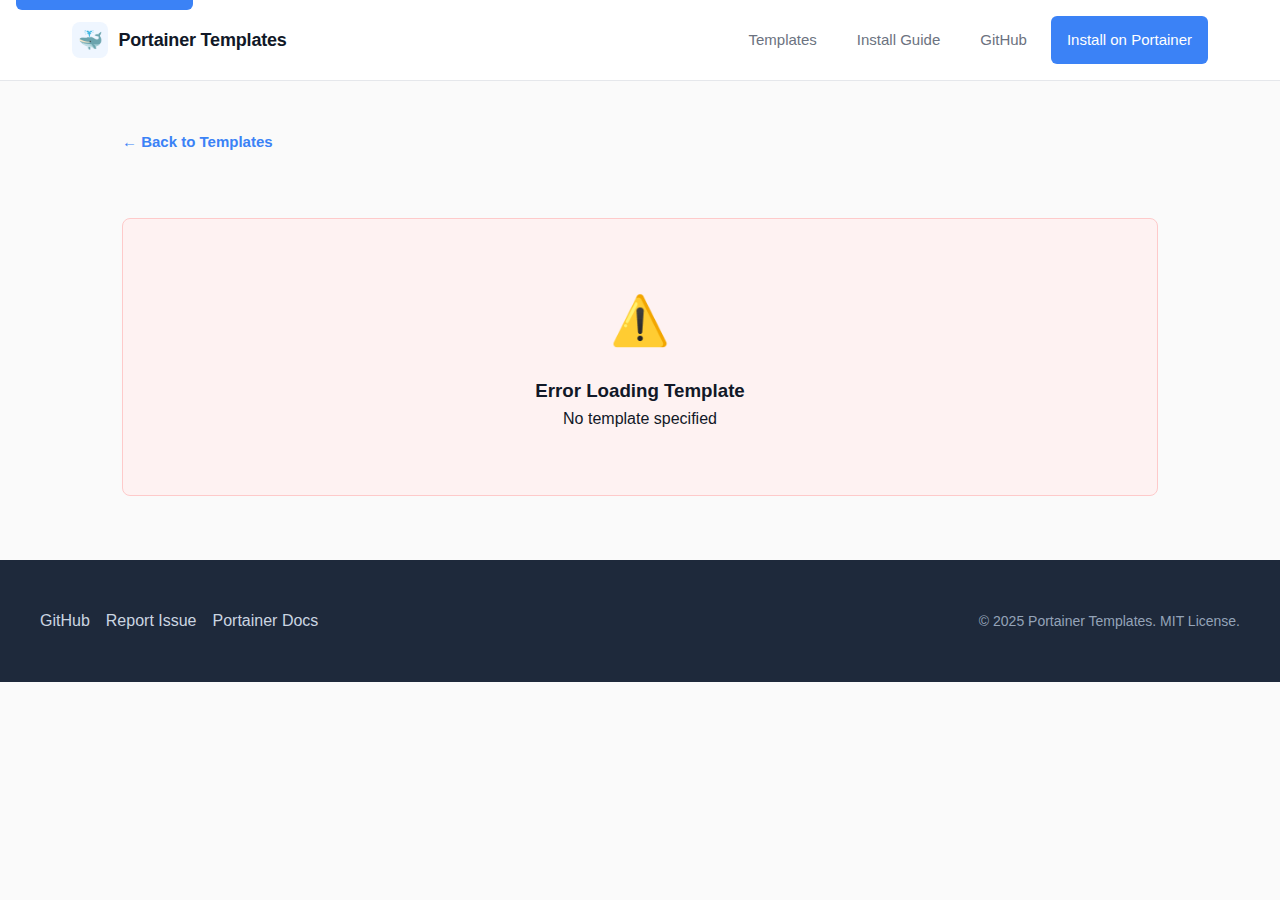
<file: template.html>
<!DOCTYPE html>
<html lang="en">
<head>
    <meta charset="UTF-8">
    <meta name="viewport" content="width=device-width, initial-scale=1.0">
    <meta name="description" content="Template details - Portainer Templates">
    <meta name="theme-color" content="#2563eb">
    <title>Template Details - Portainer Templates</title>
    <link rel="icon" href="data:image/svg+xml,<svg xmlns='http://www.w3.org/2000/svg' viewBox='0 0 100 100'><text y='.9em' font-size='90'>🐳</text></svg>">
    <link rel="stylesheet" href="css/styles.css">
</head>
<body>
    <a href="#main-content" class="skip-link">Skip to main content</a>

    <!-- Header -->
    <header class="header" role="banner">
        <div class="header-content">
            <a href="index.html" class="logo" aria-label="Portainer Templates Home">
                <span class="logo-icon">🐳</span>
                <span>Portainer Templates</span>
            </a>
            <nav class="nav-links" role="navigation" aria-label="Primary">
                <a href="index.html" class="nav-link">Templates</a>
                <a href="usage.html" class="nav-link">Install Guide</a>
                <a href="https://github.com/rexdivakar/portainer_templates" class="nav-link" target="_blank" rel="noopener">
                    GitHub
                </a>
                <a href="usage.html" class="nav-link primary">Install on Portainer</a>
            </nav>
        </div>
    </header>

    <!-- Main Content -->
    <main id="main-content" class="detail-container">
        <div id="template-content">
            <div class="loading-state">
                <div class="spinner"></div>
                <p>Loading template details...</p>
            </div>
        </div>
    </main>

    <!-- Footer -->
    <footer class="footer" role="contentinfo">
        <div class="footer-content">
            <div class="footer-links">
                <a href="https://github.com/rexdivakar/portainer_templates" target="_blank" rel="noopener">GitHub</a>
                <a href="https://github.com/rexdivakar/portainer_templates/issues" target="_blank" rel="noopener">Report Issue</a>
                <a href="https://docs.portainer.io/" target="_blank" rel="noopener">Portainer Docs</a>
            </div>
            <p class="footer-copy">&copy; 2025 Portainer Templates. MIT License.</p>
        </div>
    </footer>

    <script src="js/template-detail.js"></script>
</body>
</html>
</file>
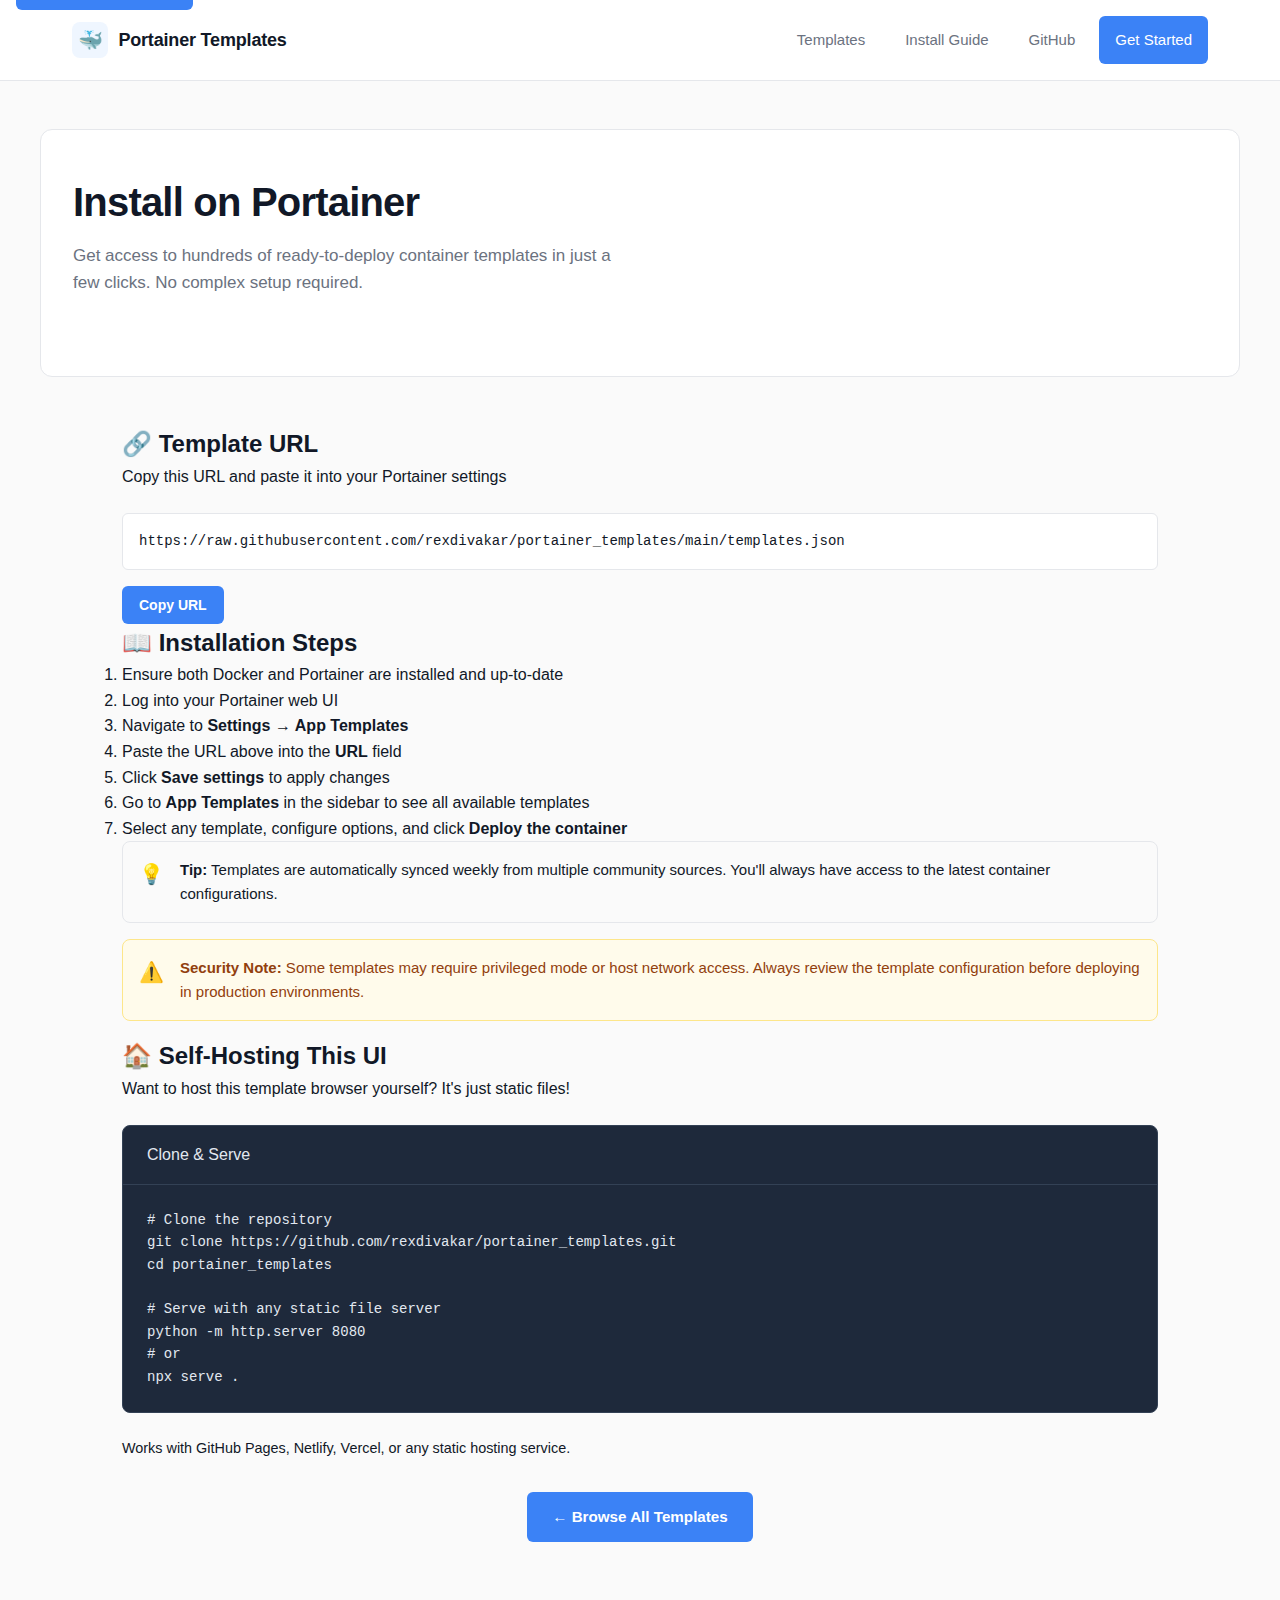
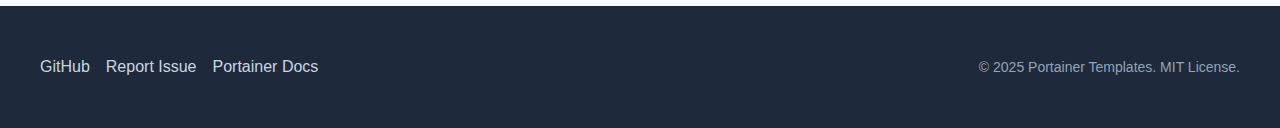
<file: usage.html>
<!DOCTYPE html>
<html lang="en">
<head>
    <meta charset="UTF-8">
    <meta name="viewport" content="width=device-width, initial-scale=1.0">
    <meta name="description" content="How to install Portainer Templates on your Portainer instance">
    <meta name="theme-color" content="#3b82f6">
    <title>Install Guide - Portainer Templates</title>
    <link rel="icon" href="data:image/svg+xml,<svg xmlns='http://www.w3.org/2000/svg' viewBox='0 0 100 100'><text y='.9em' font-size='90'>🐳</text></svg>">
    <link rel="stylesheet" href="css/styles.css">
</head>
<body>
    <a href="#main-content" class="skip-link">Skip to main content</a>

    <header class="header" role="banner">
        <div class="header-content">
            <a href="index.html" class="logo" aria-label="Portainer Templates Home">
                <span class="logo-icon">🐳</span>
                <span>Portainer Templates</span>
            </a>
            <nav class="nav-links" role="navigation" aria-label="Primary">
                <a href="index.html" class="nav-link">Templates</a>
                <a href="usage.html" class="nav-link" aria-current="page">Install Guide</a>
                <a href="https://github.com/rexdivakar/portainer_templates" class="nav-link" target="_blank" rel="noopener">GitHub</a>
                <a href="usage.html" class="nav-link primary">Get Started</a>
            </nav>
        </div>
    </header>

    <section class="hero">
        <div class="hero-inner">
            <div class="hero-content">
                <h1>Install on Portainer</h1>
                <p>Get access to hundreds of ready-to-deploy container templates in just a few clicks. No complex setup required.</p>
            </div>
        </div>
    </section>

    <main id="main-content" class="detail-container">
        <div class="section-card">
            <h2 class="section-title">🔗 Template URL</h2>
            <p style="color: var(--text-secondary); margin-bottom: var(--space-lg);">
                Copy this URL and paste it into your Portainer settings
            </p>
            <div class="template-url-row">
                <div class="url-display" id="template-url">https://raw.githubusercontent.com/rexdivakar/portainer_templates/main/templates.json</div>
                <button class="btn btn-primary" onclick="copyUrl()">Copy URL</button>
            </div>
        </div>

        <div class="section-card">
            <h2 class="section-title">📖 Installation Steps</h2>
            <ol class="install-steps">
                <li>Ensure both <a href="https://docs.docker.com/get-docker/" target="_blank">Docker</a> and <a href="https://docs.portainer.io/start/install" target="_blank">Portainer</a> are installed and up-to-date</li>
                <li>Log into your Portainer web UI</li>
                <li>Navigate to <strong>Settings → App Templates</strong></li>
                <li>Paste the URL above into the <strong>URL</strong> field</li>
                <li>Click <strong>Save settings</strong> to apply changes</li>
                <li>Go to <strong>App Templates</strong> in the sidebar to see all available templates</li>
                <li>Select any template, configure options, and click <strong>Deploy the container</strong></li>
            </ol>
        </div>

        <div class="note-box info">
            <span class="note-icon">💡</span>
            <div class="note-content">
                <strong>Tip:</strong> Templates are automatically synced weekly from multiple community sources. 
                You'll always have access to the latest container configurations.
            </div>
        </div>

        <div class="note-box warning">
            <span class="note-icon">⚠️</span>
            <div class="note-content">
                <strong>Security Note:</strong> Some templates may require privileged mode or host network access. 
                Always review the template configuration before deploying in production environments.
            </div>
        </div>

        <div class="section-card">
            <h2 class="section-title">🏠 Self-Hosting This UI</h2>
            <p style="color: var(--text-secondary); margin-bottom: var(--space-lg);">
                Want to host this template browser yourself? It's just static files!
            </p>
            <div class="code-block">
                <div class="code-header">
                    <span class="code-title">Clone & Serve</span>
                </div>
                <pre class="code-content"># Clone the repository
git clone https://github.com/rexdivakar/portainer_templates.git
cd portainer_templates

# Serve with any static file server
python -m http.server 8080
# or
npx serve .</pre>
            </div>
            <p style="color: var(--text-secondary); font-size: 0.9rem;">
                Works with GitHub Pages, Netlify, Vercel, or any static hosting service.
            </p>
        </div>

        <div style="text-align: center; margin-top: var(--space-xl);">
            <a href="index.html" class="btn btn-primary" style="font-size: 0.95rem; padding: 0.75rem 1.5rem;">
                ← Browse All Templates
            </a>
        </div>
    </main>

    <footer class="footer" role="contentinfo">
        <div class="footer-content">
            <div class="footer-links">
                <a href="https://github.com/rexdivakar/portainer_templates" target="_blank" rel="noopener">GitHub</a>
                <a href="https://github.com/rexdivakar/portainer_templates/issues" target="_blank" rel="noopener">Report Issue</a>
                <a href="https://docs.portainer.io/" target="_blank" rel="noopener">Portainer Docs</a>
            </div>
            <p class="footer-copy">© 2025 Portainer Templates. MIT License.</p>
        </div>
    </footer>

    <script>
        function copyUrl() {
            const url = document.getElementById('template-url').textContent;
            navigator.clipboard.writeText(url).then(() => {
                const btn = event.target;
                const original = btn.innerHTML;
                btn.innerHTML = '✓ Copied!';
                setTimeout(() => { btn.innerHTML = original; }, 2000);
            });
        }
    </script>
</body>
</html>
</file>
<file: css/styles.css>
/* --------------------------------------------------
   Portainer Templates UI - Modern Clean & Minimal
   GitHub Pages compatible - No build process required
   -------------------------------------------------- */

:root {
  /* Neutrals - Soft grays */
  --color-bg: #fafafa;
  --color-surface: #ffffff;
  --color-border: #e5e7eb;
  --color-border-hover: #d1d5db;

  /* Text - High contrast grays */
  --color-text-primary: #111827;
  --color-text-secondary: #6b7280;
  --color-text-tertiary: #9ca3af;

  /* Accent - Subtle blue (minimal usage) */
  --color-accent: #3b82f6;
  --color-accent-hover: #2563eb;
  --color-accent-light: #eff6ff;

  /* Semantic colors - Muted */
  --color-success: #059669;
  --color-warning: #d97706;
  --color-error: #dc2626;

  /* Spacing scale */
  --space-xs: 0.5rem;
  --space-sm: 0.75rem;
  --space-md: 1rem;
  --space-lg: 1.5rem;
  --space-xl: 2rem;
  --space-2xl: 3rem;
  --space-3xl: 4rem;

  /* Border radius - Softer */
  --radius-sm: 6px;
  --radius-md: 8px;
  --radius-lg: 12px;

  /* Shadows - Very subtle */
  --shadow-sm: 0 1px 2px 0 rgb(0 0 0 / 0.05);
  --shadow-md: 0 1px 3px 0 rgb(0 0 0 / 0.1);
  --shadow-hover: 0 4px 6px -1px rgb(0 0 0 / 0.1);

  /* Typography */
  --font-sans: -apple-system, BlinkMacSystemFont, 'Segoe UI', 'Roboto', 'Helvetica', 'Arial', sans-serif;
  --font-mono: 'SF Mono', Monaco, 'Cascadia Code', 'Courier New', monospace;

  /* Transitions */
  --transition-fast: 150ms ease-out;
  --transition-normal: 200ms ease-out;
}

/* Reset & Base Styles ------------------------------------------------ */

* {
  box-sizing: border-box;
  margin: 0;
  padding: 0;
}

html {
  scroll-behavior: smooth;
}

body {
  font-family: var(--font-sans);
  background: var(--color-bg);
  color: var(--color-text-primary);
  line-height: 1.6;
  font-size: 16px;
  min-height: 100vh;
  -webkit-font-smoothing: antialiased;
  -moz-osx-font-smoothing: grayscale;
}

img {
  max-width: 100%;
  display: block;
}

a {
  color: inherit;
  text-decoration: none;
}

button {
  font-family: inherit;
}

/* Focus Styles */
:focus-visible {
  outline: 2px solid var(--color-accent);
  outline-offset: 2px;
}

/* Skip Link */
.skip-link {
  position: absolute;
  left: var(--space-md);
  top: -40px;
  background: var(--color-accent);
  color: #fff;
  padding: var(--space-sm) var(--space-md);
  border-radius: var(--radius-sm);
  font-weight: 500;
  transition: top var(--transition-normal);
  z-index: 200;
}

.skip-link:focus {
  top: var(--space-md);
}

/* Header ---------------------------------------------------- */

.header {
  background: var(--color-surface);
  position: sticky;
  top: 0;
  z-index: 100;
  border-bottom: 1px solid var(--color-border);
  transition: box-shadow var(--transition-normal);
}

.header.scrolled {
  box-shadow: var(--shadow-sm);
}

.header-content {
  max-width: 1200px;
  margin: 0 auto;
  padding: var(--space-md) clamp(1rem, 4vw, 2rem);
  display: flex;
  align-items: center;
  gap: var(--space-md);
  flex-wrap: wrap;
}

.logo {
  display: inline-flex;
  align-items: center;
  gap: 0.65rem;
  color: var(--color-text-primary);
  font-weight: 600;
  font-size: 1.125rem;
  letter-spacing: -0.01em;
}

.logo-icon {
  width: 36px;
  height: 36px;
  border-radius: var(--radius-md);
  display: grid;
  place-items: center;
  background: var(--color-accent-light);
  font-size: 1.25rem;
}

.nav-links {
  display: flex;
  gap: var(--space-xs);
  flex-wrap: wrap;
  margin-left: auto;
}

.nav-link {
  color: var(--color-text-secondary);
  padding: var(--space-sm) var(--space-md);
  border-radius: var(--radius-sm);
  font-weight: 500;
  font-size: 0.9375rem;
  transition: color var(--transition-fast), background var(--transition-fast);
}

.nav-link:hover,
.nav-link:focus {
  color: var(--color-text-primary);
  background: var(--color-bg);
}

.nav-link.primary {
  background: var(--color-accent);
  color: #fff;
}

.nav-link.primary:hover,
.nav-link.primary:focus {
  background: var(--color-accent-hover);
}

/* Hero ------------------------------------------------------ */

.hero {
  max-width: 1200px;
  margin: var(--space-2xl) auto var(--space-xl);
  padding: clamp(2rem, 5vw, 3rem) clamp(1rem, 4vw, 2rem);
  background: var(--color-surface);
  border: 1px solid var(--color-border);
  border-radius: var(--radius-lg);
  display: grid;
  grid-template-columns: repeat(auto-fit, minmax(280px, 1fr));
  gap: var(--space-2xl);
  align-items: center;
}

.hero h1 {
  font-size: clamp(1.75rem, 4vw, 2.5rem);
  font-weight: 700;
  letter-spacing: -0.02em;
  line-height: 1.2;
  margin: 0 0 var(--space-md);
  color: var(--color-text-primary);
}

.hero p {
  color: var(--color-text-secondary);
  font-size: 1.0625rem;
  line-height: 1.6;
  margin: 0 0 var(--space-xl);
  max-width: 540px;
}

.hero-actions {
  display: flex;
  gap: var(--space-md);
  flex-wrap: wrap;
}

.hero-cta {
  font-weight: 600;
  font-size: 0.9375rem;
  padding: 0.75rem 1.5rem;
  border-radius: var(--radius-md);
  display: inline-flex;
  align-items: center;
  transition: all var(--transition-fast);
  cursor: pointer;
}

.hero-cta.primary {
  background: var(--color-accent);
  color: white;
  border: 1px solid transparent;
}

.hero-cta.primary:hover,
.hero-cta.primary:focus {
  background: var(--color-accent-hover);
  transform: translateY(-1px);
  box-shadow: var(--shadow-sm);
}

.hero-cta.ghost {
  border: 1px solid var(--color-border);
  background: transparent;
  color: var(--color-text-primary);
}

.hero-cta.ghost:hover,
.hero-cta.ghost:focus {
  border-color: var(--color-border-hover);
  background: var(--color-bg);
}

.stats-panel {
  display: flex;
  gap: var(--space-md);
  flex-wrap: wrap;
}

.stat {
  flex: 1;
  min-width: 120px;
  padding: var(--space-md);
  border-radius: var(--radius-md);
  border: 1px solid var(--color-border);
  background: var(--color-bg);
}

.stat-value {
  font-size: 1.875rem;
  font-weight: 700;
  color: var(--color-text-primary);
  letter-spacing: -0.02em;
}

.stat-label {
  color: var(--color-text-tertiary);
  text-transform: uppercase;
  font-size: 0.75rem;
  letter-spacing: 0.05em;
  font-weight: 600;
  margin-top: var(--space-xs);
}

/* Main Content -------------------------------------------- */

.main {
  max-width: 1200px;
  margin: 0 auto;
  padding: 0 clamp(1rem, 4vw, 2rem) var(--space-3xl);
}

/* Control Bar -------------------------------------------- */

.control-bar {
  display: grid;
  grid-template-columns: 2fr 1fr;
  gap: var(--space-md);
  margin-bottom: var(--space-xl);
}

.control-card {
  background: var(--color-surface);
  border: 1px solid var(--color-border);
  border-radius: var(--radius-md);
  padding: var(--space-lg);
}

.filter-form {
  display: flex;
  flex-wrap: wrap;
  gap: var(--space-sm);
}

.search-box {
  flex: 1;
  min-width: 220px;
  position: relative;
}

.search-input {
  width: 100%;
  padding: 0.75rem 1rem 0.75rem 2.75rem;
  border: 1px solid var(--color-border);
  border-radius: var(--radius-sm);
  font-size: 0.9375rem;
  background: var(--color-surface);
  color: var(--color-text-primary);
  transition: border-color var(--transition-fast), box-shadow var(--transition-fast);
}

.search-input::placeholder {
  color: var(--color-text-tertiary);
}

.search-input:focus {
  border-color: var(--color-accent);
  box-shadow: 0 0 0 3px var(--color-accent-light);
}

.search-icon {
  position: absolute;
  left: var(--space-md);
  top: 50%;
  transform: translateY(-50%);
  color: var(--color-text-tertiary);
  pointer-events: none;
}

.filter-select {
  padding: 0.75rem 2.5rem 0.75rem var(--space-md);
  border: 1px solid var(--color-border);
  border-radius: var(--radius-sm);
  background: var(--color-surface);
  color: var(--color-text-secondary);
  font-size: 0.9375rem;
  min-width: 160px;
  cursor: pointer;
  appearance: none;
  background-image: url("data:image/svg+xml,%3Csvg xmlns='http://www.w3.org/2000/svg' width='16' height='16' fill='%239ca3af' viewBox='0 0 16 16'%3E%3Cpath d='M4 6l4 4 4-4'/%3E%3C/svg%3E");
  background-repeat: no-repeat;
  background-position: right 0.75rem center;
  transition: border-color var(--transition-fast);
}

.filter-select:hover,
.filter-select:focus {
  border-color: var(--color-border-hover);
}

.view-actions {
  display: flex;
  justify-content: space-between;
  align-items: center;
  gap: var(--space-md);
}

.view-buttons {
  display: inline-flex;
  background: var(--color-bg);
  padding: 0.25rem;
  border-radius: var(--radius-md);
  gap: 0.125rem;
  border: 1px solid var(--color-border);
}

.view-btn {
  border: none;
  background: transparent;
  color: var(--color-text-tertiary);
  font-weight: 600;
  font-size: 0.8125rem;
  padding: 0.5rem 1rem;
  border-radius: var(--radius-sm);
  cursor: pointer;
  transition: all var(--transition-fast);
}

.view-btn:hover {
  color: var(--color-text-secondary);
}

.view-btn.active {
  background: var(--color-surface);
  color: var(--color-accent);
  box-shadow: var(--shadow-sm);
}

.results-count {
  color: var(--color-text-secondary);
  font-size: 0.875rem;
}

/* Template Grid -------------------------------------------- */

.template-grid {
  display: grid;
  grid-template-columns: repeat(auto-fill, minmax(320px, 1fr));
  gap: var(--space-lg);
  margin-top: var(--space-lg);
}

.template-grid[data-view="list"] {
  grid-template-columns: 1fr;
}

.template-grid[data-view="compact"] {
  grid-template-columns: repeat(auto-fill, minmax(260px, 1fr));
  gap: var(--space-md);
}

.template-card {
  background: var(--color-surface);
  border: 1px solid var(--color-border);
  border-radius: var(--radius-md);
  padding: var(--space-lg);
  display: flex;
  flex-direction: column;
  gap: var(--space-md);
  transition: all var(--transition-fast);
}

.template-card:hover {
  transform: translateY(-2px);
  border-color: var(--color-border-hover);
  box-shadow: var(--shadow-hover);
}

.template-grid[data-view="list"] .template-card {
  flex-direction: row;
  align-items: flex-start;
  gap: var(--space-lg);
}

.template-grid[data-view="compact"] .template-card {
  padding: var(--space-md);
  gap: var(--space-sm);
}

.card-header {
  display: flex;
  gap: var(--space-md);
  align-items: flex-start;
}

.card-logo {
  width: 56px;
  height: 56px;
  border-radius: var(--radius-md);
  background: var(--color-bg);
  border: 1px solid var(--color-border);
  display: grid;
  place-items: center;
  flex-shrink: 0;
  overflow: hidden;
}

.template-grid[data-view="compact"] .card-logo {
  width: 48px;
  height: 48px;
}

.card-logo img {
  padding: 8px;
  object-fit: contain;
}

.card-logo-placeholder {
  font-size: 1.5rem;
  color: var(--color-text-tertiary);
}

.card-title-section {
  flex: 1;
  min-width: 0;
}

.card-title {
  font-size: 1.0625rem;
  font-weight: 600;
  margin: 0 0 var(--space-sm);
  color: var(--color-text-primary);
  letter-spacing: -0.01em;
}

.template-grid[data-view="compact"] .card-title {
  font-size: 1rem;
}

.card-badges {
  display: flex;
  flex-wrap: wrap;
  gap: var(--space-xs);
}

.badge {
  font-size: 0.6875rem;
  text-transform: uppercase;
  letter-spacing: 0.05em;
  padding: 0.25rem 0.625rem;
  border-radius: var(--radius-sm);
  font-weight: 600;
}

.badge-category {
  background: var(--color-accent-light);
  color: var(--color-accent);
}

.badge-type {
  background: #f3f4f6;
  color: var(--color-text-secondary);
}

.badge-platform {
  background: #ecfdf5;
  color: var(--color-success);
}

.card-body {
  flex: 1;
  display: flex;
  flex-direction: column;
  gap: var(--space-sm);
}

.card-description {
  color: var(--color-text-secondary);
  font-size: 0.9375rem;
  line-height: 1.6;
}

.template-grid[data-view="compact"] .card-description {
  font-size: 0.875rem;
  line-height: 1.5;
}

.risk-indicators {
  display: flex;
  flex-wrap: wrap;
  gap: var(--space-xs);
}

.risk-badge {
  background: var(--color-bg);
  border: 1px solid var(--color-border);
  border-radius: var(--radius-sm);
  padding: 0.25rem 0.625rem;
  font-size: 0.75rem;
  display: inline-flex;
  align-items: center;
  gap: 0.25rem;
  font-weight: 500;
}

.risk-badge.warning {
  color: var(--color-warning);
  background: #fffbeb;
  border-color: #fde68a;
}

.risk-badge.danger {
  color: var(--color-error);
  background: #fef2f2;
  border-color: #fecaca;
}

.card-footer {
  display: flex;
  justify-content: space-between;
  align-items: center;
  flex-wrap: wrap;
  gap: var(--space-md);
  padding-top: var(--space-sm);
  border-top: 1px solid var(--color-border);
}

.template-grid[data-view="compact"] .card-footer {
  padding-top: var(--space-xs);
}

.card-meta {
  display: flex;
  gap: var(--space-md);
  color: var(--color-text-tertiary);
  font-size: 0.8125rem;
}

.card-meta span {
  display: inline-flex;
  align-items: center;
  gap: 0.25rem;
}

/* Buttons -------------------------------------------------- */

.btn {
  border: none;
  border-radius: var(--radius-sm);
  font-weight: 600;
  padding: 0.625rem 1rem;
  cursor: pointer;
  display: inline-flex;
  align-items: center;
  gap: var(--space-xs);
  transition: all var(--transition-fast);
  font-size: 0.875rem;
}

.btn-primary {
  background: var(--color-accent);
  color: #fff;
  border: 1px solid transparent;
}

.btn-primary:hover,
.btn-primary:focus {
  background: var(--color-accent-hover);
  transform: translateY(-1px);
}

.btn-secondary {
  background: var(--color-surface);
  color: var(--color-text-primary);
  border: 1px solid var(--color-border);
}

.btn-secondary:hover,
.btn-secondary:focus {
  border-color: var(--color-border-hover);
  background: var(--color-bg);
}

.btn-sm {
  padding: 0.5rem 0.875rem;
  font-size: 0.8125rem;
}

/* State Components ----------------------------------------- */

.loading-state,
.error-state,
.empty-state {
  background: var(--color-surface);
  border: 1px solid var(--color-border);
  border-radius: var(--radius-md);
  padding: var(--space-3xl) var(--space-lg);
  text-align: center;
  margin-top: var(--space-xl);
}

.spinner {
  width: 48px;
  height: 48px;
  border-radius: 50%;
  border: 3px solid var(--color-border);
  border-top-color: var(--color-accent);
  margin: 0 auto var(--space-md);
  animation: spin 0.8s linear infinite;
}

@keyframes spin {
  to {
    transform: rotate(360deg);
  }
}

.empty-icon {
  font-size: 3rem;
  margin-bottom: var(--space-md);
}

.error-state {
  border-color: #fecaca;
  background: #fef2f2;
}

.validation-banner {
  display: flex;
  align-items: center;
  gap: var(--space-sm);
  background: #fffbeb;
  border: 1px solid #fde68a;
  color: #92400e;
  padding: var(--space-md) var(--space-lg);
  border-radius: var(--radius-md);
  margin-bottom: var(--space-md);
  font-size: 0.9375rem;
}

.validation-banner.hidden {
  display: none;
}

/* Detail Page ---------------------------------------------- */

.detail-container {
  max-width: 1100px;
  margin: var(--space-2xl) auto var(--space-3xl);
  padding: 0 clamp(1rem, 4vw, 2rem);
}

.detail-header {
  background: var(--color-surface);
  border: 1px solid var(--color-border);
  border-radius: var(--radius-lg);
  padding: var(--space-2xl);
  display: flex;
  gap: var(--space-xl);
  flex-wrap: wrap;
}

.detail-logo {
  width: 96px;
  height: 96px;
  border-radius: var(--radius-lg);
  background: var(--color-bg);
  border: 1px solid var(--color-border);
  display: grid;
  place-items: center;
  font-size: 2.5rem;
}

.detail-info {
  flex: 1;
}

.detail-title {
  margin: 0 0 var(--space-sm);
  font-size: clamp(1.75rem, 4vw, 2.25rem);
  font-weight: 700;
  letter-spacing: -0.02em;
}

.detail-description {
  color: var(--color-text-secondary);
  font-size: 1.0625rem;
  line-height: 1.6;
}

.back-link {
  display: inline-flex;
  align-items: center;
  gap: 0.375rem;
  color: var(--color-accent);
  font-weight: 600;
  margin-bottom: var(--space-xl);
  font-size: 0.9375rem;
  transition: color var(--transition-fast);
}

.back-link:hover {
  color: var(--color-accent-hover);
}

.tabs {
  display: flex;
  flex-wrap: wrap;
  gap: var(--space-xs);
  margin: var(--space-2xl) 0 var(--space-lg);
}

.tab-btn {
  border: 1px solid var(--color-border);
  padding: 0.625rem 1.25rem;
  border-radius: var(--radius-md);
  background: var(--color-surface);
  color: var(--color-text-secondary);
  font-weight: 600;
  font-size: 0.875rem;
  cursor: pointer;
  transition: all var(--transition-fast);
}

.tab-btn:hover {
  border-color: var(--color-border-hover);
}

.tab-btn.active {
  background: var(--color-accent);
  color: white;
  border-color: var(--color-accent);
}

.tab-content {
  display: none;
}

.tab-content.active {
  display: block;
}

.info-card {
  background: var(--color-surface);
  border: 1px solid var(--color-border);
  border-radius: var(--radius-md);
  padding: var(--space-lg);
  margin-bottom: var(--space-lg);
}

.info-card h3 {
  margin-bottom: var(--space-md);
  font-size: 1.125rem;
}

.info-grid {
  display: grid;
  grid-template-columns: repeat(auto-fit, minmax(200px, 1fr));
  gap: var(--space-md);
}

.info-item label {
  display: block;
  font-size: 0.75rem;
  text-transform: uppercase;
  color: var(--color-text-tertiary);
  font-weight: 600;
  letter-spacing: 0.05em;
  margin-bottom: var(--space-xs);
}

.env-table {
  width: 100%;
  border-collapse: collapse;
}

.env-table th,
.env-table td {
  text-align: left;
  padding: var(--space-md) var(--space-md);
  border-bottom: 1px solid var(--color-border);
  font-size: 0.9375rem;
}

.env-table th {
  font-weight: 600;
  color: var(--color-text-secondary);
}

.env-name {
  font-family: var(--font-mono);
  color: var(--color-accent);
  font-size: 0.875rem;
}

/* Code Blocks ---------------------------------------------- */

.code-block {
  background: #1e293b;
  color: #e2e8f0;
  border-radius: var(--radius-md);
  margin-bottom: var(--space-lg);
  border: 1px solid #334155;
}

.code-header {
  display: flex;
  justify-content: space-between;
  align-items: center;
  padding: var(--space-md) var(--space-lg);
  border-bottom: 1px solid #334155;
}

.code-content {
  overflow-x: auto;
  padding: var(--space-lg);
  font-family: var(--font-mono);
  font-size: 0.875rem;
  line-height: 1.6;
}

.copy-btn {
  background: #334155;
  color: #fff;
  border: none;
  border-radius: var(--radius-sm);
  padding: 0.375rem 0.875rem;
  font-size: 0.8125rem;
  cursor: pointer;
  font-weight: 600;
  transition: background var(--transition-fast);
}

.copy-btn:hover {
  background: #475569;
}

.install-url-box {
  background: var(--color-bg);
  border: 1px solid var(--color-border);
  border-radius: var(--radius-md);
  padding: var(--space-lg);
  margin-bottom: var(--space-lg);
}

.install-url-box h3 {
  margin-bottom: var(--space-md);
}

.url-display {
  background: var(--color-surface);
  border: 1px solid var(--color-border);
  border-radius: var(--radius-sm);
  padding: var(--space-md);
  font-family: var(--font-mono);
  font-size: 0.875rem;
  word-break: break-all;
  margin-bottom: var(--space-md);
}

.note-box {
  display: flex;
  gap: var(--space-md);
  border-radius: var(--radius-md);
  padding: var(--space-md);
  margin-bottom: var(--space-md);
  background: var(--color-bg);
  border: 1px solid var(--color-border);
  font-size: 0.9375rem;
  line-height: 1.6;
}

.note-box.warning {
  background: #fffbeb;
  border-color: #fde68a;
  color: #92400e;
}

.note-icon {
  font-size: 1.25rem;
  flex-shrink: 0;
}

/* Guide Cards ---------------------------------------------- */

.guide-grid {
  display: grid;
  grid-template-columns: repeat(auto-fit, minmax(250px, 1fr));
  gap: var(--space-md);
  margin: var(--space-xl) 0;
}

.guide-card {
  background: var(--color-surface);
  border: 1px solid var(--color-border);
  border-radius: var(--radius-md);
  padding: var(--space-lg);
}

.guide-card h3 {
  font-size: 1.0625rem;
  margin-bottom: var(--space-sm);
}

.guide-card p {
  color: var(--color-text-secondary);
  font-size: 0.9375rem;
  line-height: 1.6;
}

.step-list {
  line-height: 1.8;
}

/* Footer --------------------------------------------------- */

.footer {
  background: #1e293b;
  color: #e2e8f0;
  padding: var(--space-2xl) clamp(1rem, 4vw, 2rem);
  margin-top: var(--space-3xl);
}

.footer-content {
  max-width: 1200px;
  margin: 0 auto;
  display: flex;
  flex-wrap: wrap;
  gap: var(--space-md);
  justify-content: space-between;
  align-items: center;
}

.footer-links {
  display: flex;
  gap: var(--space-md);
  flex-wrap: wrap;
}

.footer a {
  color: #cbd5e1;
  transition: color var(--transition-fast);
}

.footer a:hover {
  color: #fff;
}

.footer-copy {
  color: #94a3b8;
  font-size: 0.875rem;
}

/* Keyboard Hint -------------------------------------------- */

.keyboard-hint {
  position: fixed;
  bottom: var(--space-lg);
  right: var(--space-lg);
  background: #1e293b;
  color: #e2e8f0;
  padding: var(--space-sm) var(--space-md);
  border-radius: var(--radius-md);
  font-size: 0.875rem;
  box-shadow: var(--shadow-hover);
  border: 1px solid #334155;
}

kbd {
  font-family: var(--font-mono);
  padding: 0.125rem 0.375rem;
  border: 1px solid #475569;
  border-radius: var(--radius-sm);
  background: #334155;
  font-size: 0.8125rem;
}

/* Responsive -----------------------------------------------*/

@media (max-width: 900px) {
  .control-bar {
    grid-template-columns: 1fr;
  }

  .hero {
    grid-template-columns: 1fr;
    gap: var(--space-xl);
  }
}

@media (max-width: 600px) {
  .header-content {
    flex-direction: column;
    align-items: flex-start;
  }

  .nav-links {
    width: 100%;
    justify-content: flex-start;
  }

  .filter-form {
    flex-direction: column;
  }

  .filter-select {
    width: 100%;
  }

  .view-actions {
    flex-direction: column;
    align-items: flex-start;
  }

  .template-grid[data-view="list"] .template-card {
    flex-direction: column;
  }

  .keyboard-hint {
    display: none;
  }
}
</file>
